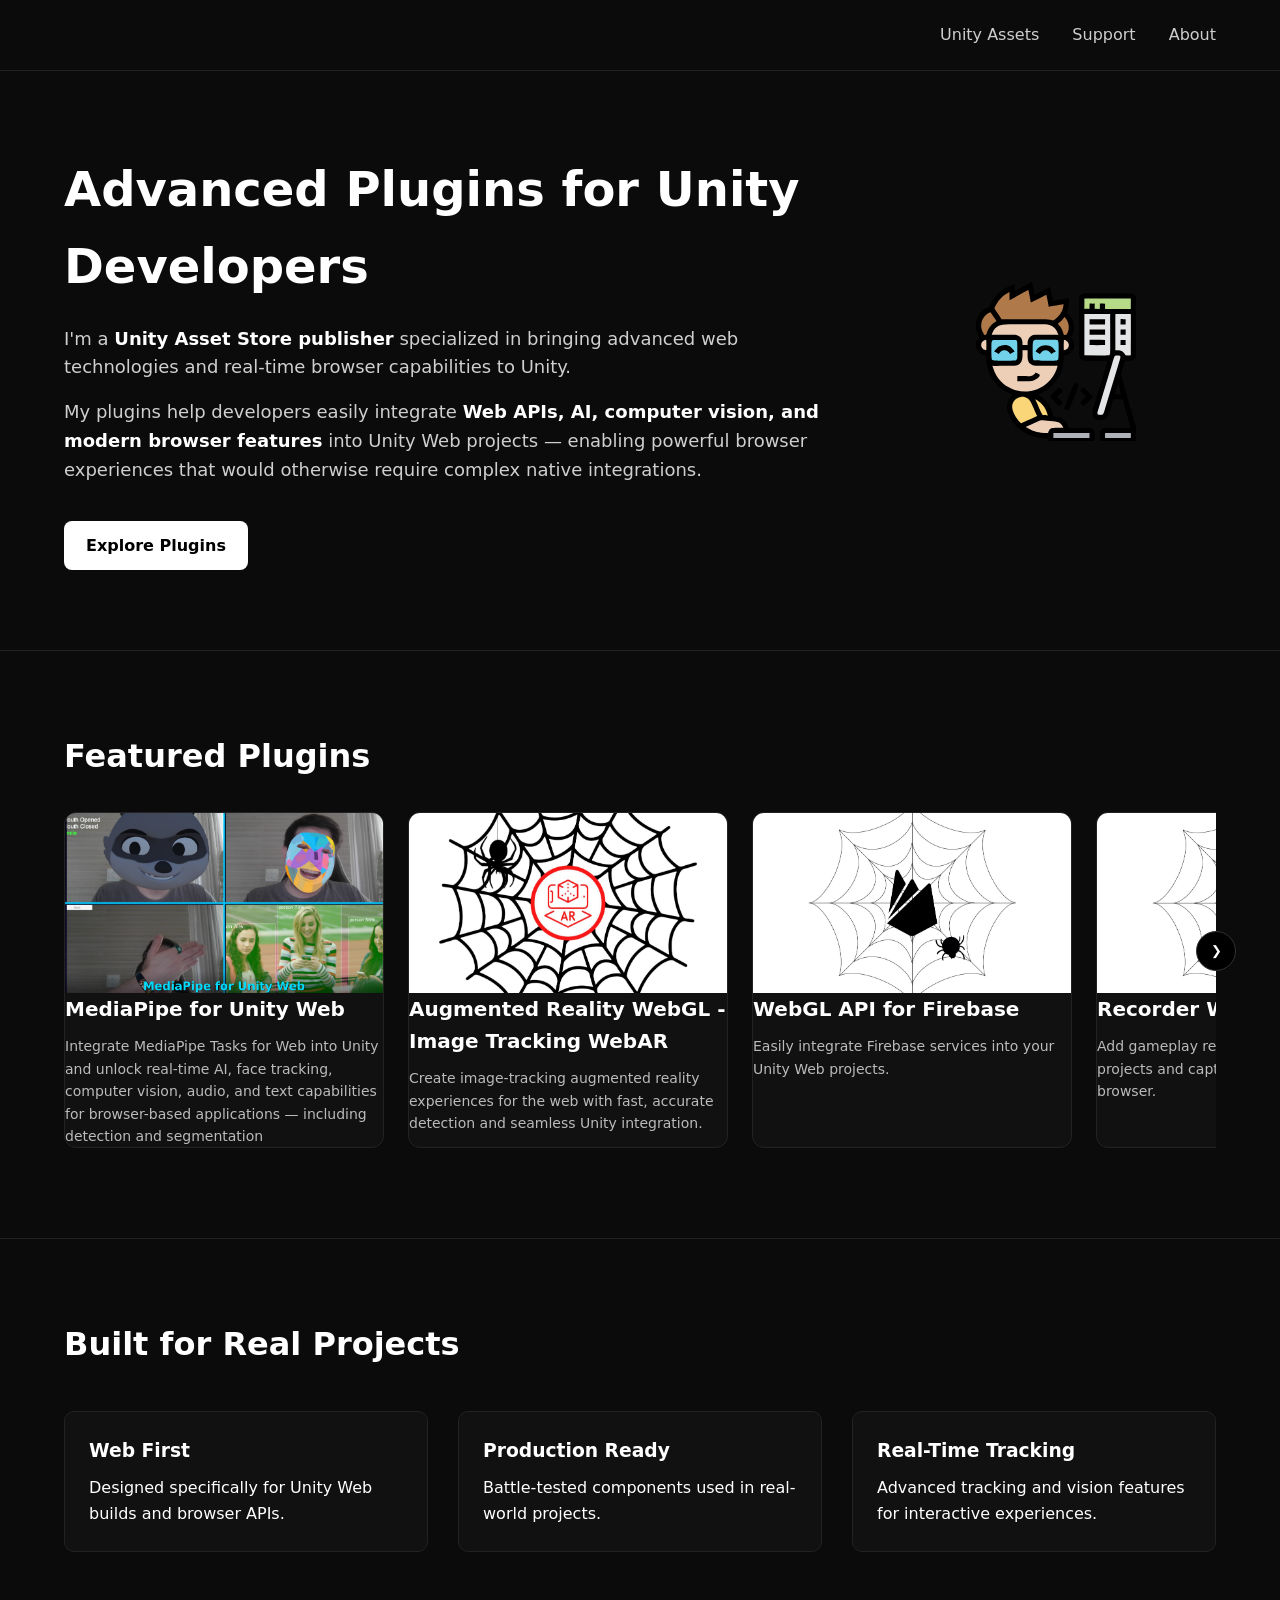
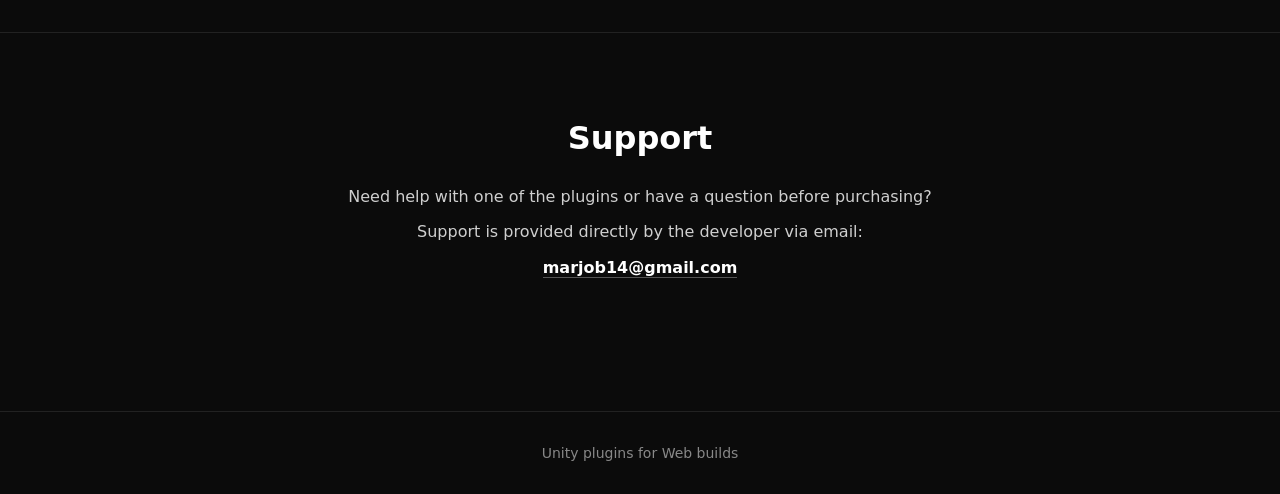
<file: index.html>
<!DOCTYPE html>
<html lang="en">
<head>
<meta charset="UTF-8">
<meta name="viewport" content="width=device-width,initial-scale=1">
<title>Marks Assets | Unity Plugins</title>
<meta name="description"
content="Advanced plugins for Unity developers. Web, AI, computer vision and browser APIs.">
<link rel="stylesheet" href="style.css">
</head>
<body>
<header>
<div class="container nav">
<nav>
<a href="#plugins">Unity Assets</a>
<a href="#support">Support</a>
<a href="about.html">About</a>
</nav>
</div>
</header>
<section class="hero">
<div class="container hero-grid">
<div>
<h1>Advanced Plugins for Unity Developers</h1>
<p>
I'm a <strong><a href="https://assetstore.unity.com/publishers/49512" target="_blank" rel="noopener">
Unity Asset Store publisher</a></strong>
specialized in bringing advanced web technologies and real-time browser capabilities to Unity.
</p>
<p>
My plugins help developers easily integrate
<strong>Web APIs, AI, computer vision, and modern browser features</strong>
into Unity Web projects — enabling powerful browser experiences that would otherwise require complex native integrations.
</p>
<a href="#plugins" class="btn">Explore Plugins</a>
</div>
<div class="hero-avatar">
<img src="avatar.svg">
</div>
</div>
</section>
<section id="plugins" class="plugins">
<div class="container">
<h2>Featured Plugins</h2>
<div class="carousel">
<button class="scroll-btn left">&#10094;</button>
<div id="pluginGrid" class="plugin-grid"></div>
<button class="scroll-btn right">&#10095;</button>
</div>
</div>
</section>
<section class="features">
<div class="container">
<h2>Built for Real Projects</h2>
<div class="feature-grid">
<div class="feature">
<h3>Web First</h3>
<p>
Designed specifically for Unity Web builds and browser APIs.
</p>
</div>
<div class="feature">
<h3>Production Ready</h3>
<p>
Battle-tested components used in real-world projects.
</p>
</div>
<div class="feature">
<h3>Real-Time Tracking</h3>
<p>
Advanced tracking and vision features for interactive experiences.
</p>
</div>
</div>
</div>
</section>
<section id="support" class="support">
<div class="container">
<h2>Support</h2>
<p>
Need help with one of the plugins or have a question before purchasing?
</p>
<p>
Support is provided directly by the developer via email:
</p>
<p>
<a href="mailto:support@marksassets.com">marjob14@gmail.com</a>
</p>
</div>
</section>
<footer>
<div class="container footer">
<p>
Unity plugins for Web builds
</p>
</div>
</footer>
<script src="script.js"></script>
</body>
</html>
</file>
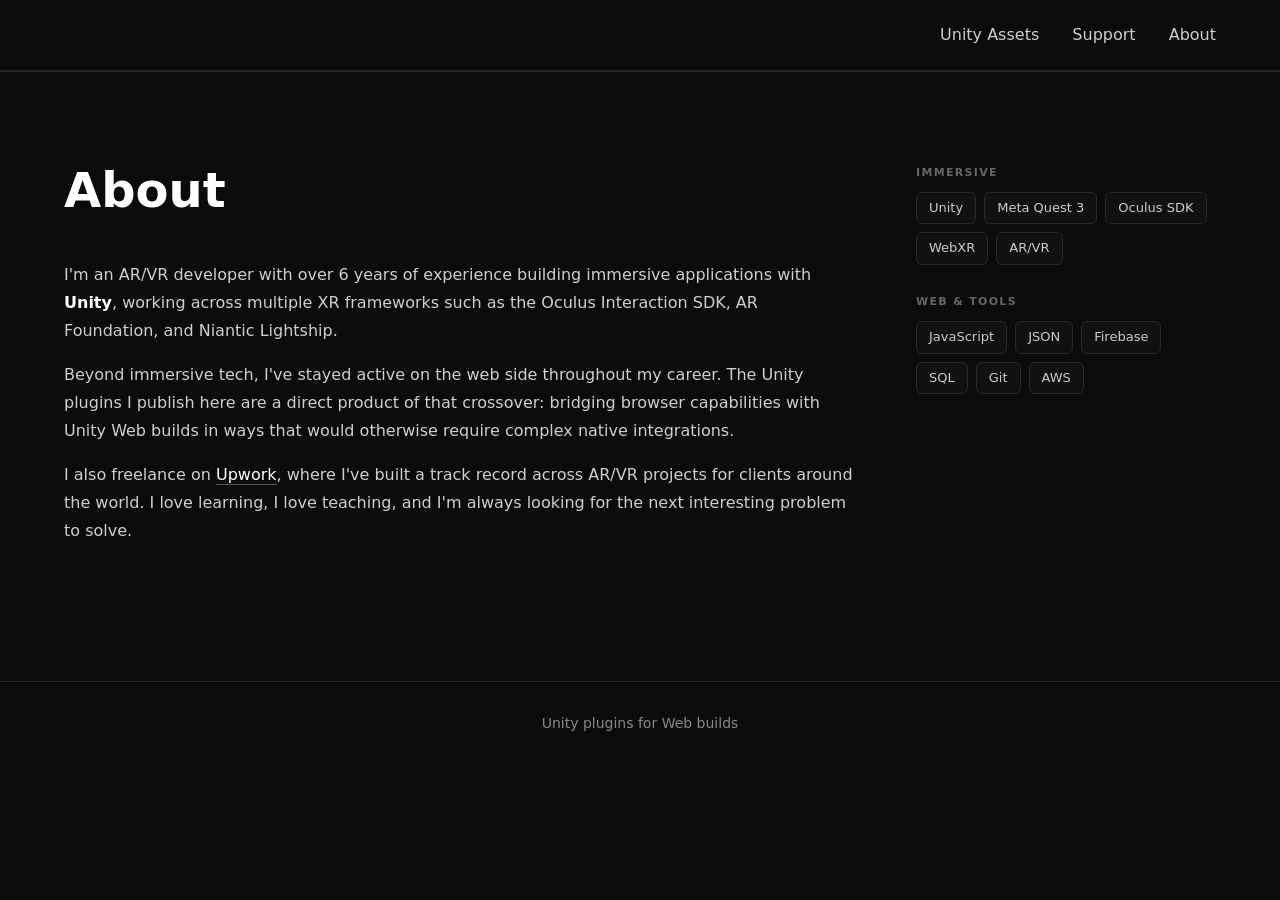
<file: about.html>
<!DOCTYPE html>
<html lang="en">
<head>
<meta charset="UTF-8">
<meta name="viewport" content="width=device-width,initial-scale=1">
<title>About | Marks Assets</title>
<meta name="description" content="AR/VR developer specialized in Unity, immersive education, and web technologies.">
<link rel="stylesheet" href="style.css">
</head>
<body>
<header>
<div class="container nav">
<nav>
<a href="index.html">Unity Assets</a>
<a href="index.html#support">Support</a>
<a href="about.html">About</a>
</nav>
</div>
</header>
<section class="about-page">
<div class="container">
<div class="about-page-grid">
<div class="about-page-text">
<h1>About</h1>
<p>
I'm an AR/VR developer with over 6 years of experience building immersive applications with <strong>Unity</strong>, working across multiple XR frameworks such as the Oculus Interaction SDK, AR Foundation, and Niantic Lightship.
</p>
<p>
Beyond immersive tech, I've stayed active on the web side throughout my career. The Unity
plugins I publish here are a direct product of that crossover: bridging browser capabilities
with Unity Web builds in ways that would otherwise require complex native integrations.
</p>
<p>
I also freelance on <a href="https://www.upwork.com/freelancers/~0186f07bf770f38696?viewMode=1" target="_blank" rel="noopener">Upwork</a>,
where I've built a track record across AR/VR projects for clients around the world. I love
learning, I love teaching, and I'm always looking for the next interesting problem to solve.
</p>
</div>
<div class="about-tags">
<div class="tag-group">
<span class="tag-label">Immersive</span>
<div class="tags">
<span>Unity</span>
<span>Meta Quest 3</span>
<span>Oculus SDK</span>
<span>WebXR</span>
<span>AR/VR</span>
</div>
</div>
<div class="tag-group">
<span class="tag-label">Web & Tools</span>
<div class="tags">
<span>JavaScript</span>
<span>JSON</span>
<span>Firebase</span>
<span>SQL</span>
<span>Git</span>
<span>AWS</span>
</div>
</div>
</div>
</div>
</div>
</section>
<footer>
<div class="container footer">
<p>Unity plugins for Web builds</p>
</div>
</footer>
</body>
</html>
</file>
<file: style.css>
*{
margin:0;
padding:0;
box-sizing:border-box;
}
body{
font-family:system-ui,-apple-system,BlinkMacSystemFont,"Segoe UI",Roboto,Ubuntu,sans-serif;
background:#0b0b0b;
color:#ffffff;
line-height:1.6;
}
a{
color:#ffffff;
text-decoration:none;
}
.container{
max-width:1200px;
margin:auto;
padding:0 24px;
}
/* HEADER */
header{
border-bottom:1px solid #222;
}
.nav{
display:flex;
justify-content:flex-end;
align-items:center;
height:70px;
}
nav a{
margin-left:28px;
font-weight:500;
opacity:0.8;
transition:opacity .2s;
}
nav a:hover{
opacity:1;
}
/* HERO */
.hero{
padding:80px 0;
}
.hero-grid{
display:grid;
grid-template-columns:1fr 320px;
gap:60px;
align-items:center;
}
.hero h1{
font-size:48px;
margin-bottom:20px;
}
.hero p{
margin-bottom:16px;
font-size:18px;
color:#cfcfcf;
}
.hero strong{
color:#fff;
}
.btn{
display:inline-block;
margin-top:20px;
background:#fff;
color:#000;
padding:12px 22px;
border-radius:8px;
font-weight:600;
transition:transform .15s,box-shadow .15s;
}
.btn:hover{
transform:translateY(-2px);
box-shadow:0 6px 18px rgba(255,255,255,0.15);
}
.hero-avatar{
display:flex;
justify-content:center;
}
.hero-avatar img{
width:160px;
height:160px;
}
/* ABOUT */
.about{
padding:80px 0;
border-top:1px solid #222;
}
.about h2{
font-size:32px;
margin-bottom:40px;
}
.about-grid{
display:grid;
grid-template-columns:1fr 300px;
gap:60px;
align-items:start;
}
.about-text p{
font-size:16px;
color:#cfcfcf;
margin-bottom:16px;
line-height:1.75;
}
.about-text strong{
color:#fff;
}
.about-text a{
color:#fff;
border-bottom:1px solid #555;
transition:border-color .2s;
}
.about-text a:hover{
border-color:#fff;
}
.about-tags{
display:flex;
flex-direction:column;
gap:28px;
}
.tag-group{
display:flex;
flex-direction:column;
gap:10px;
}
.tag-label{
font-size:11px;
font-weight:600;
letter-spacing:0.12em;
text-transform:uppercase;
color:#666;
}
.tags{
display:flex;
flex-wrap:wrap;
gap:8px;
}
.tags span{
background:#111;
border:1px solid #2a2a2a;
border-radius:6px;
padding:5px 12px;
font-size:13px;
color:#ccc;
}
/* PLUGINS */
.plugins{
padding:80px 0;
border-top:1px solid #222;
}
.plugins h2{
font-size:32px;
margin-bottom:30px;
}
/* CAROUSEL */
.carousel{
position:relative;
}
.plugin-grid{
display:flex;
gap:24px;
overflow-x:auto;
scroll-behavior:smooth;
padding-bottom:10px;
cursor: grab;
}
.plugin-grid::-webkit-scrollbar{
display:none;
}
/* CARD */
.plugin-card{
flex:0 0 320px;
background:#111;
border:1px solid #222;
border-radius:12px;
overflow:hidden;
transition:transform .2s,border .2s;
cursor:pointer;
}
.plugin-card:hover{
transform:translateY(-4px);
border:1px solid #444;
}
.plugin-card img{
width:100%;
height:180px;
object-fit:cover;
display:block;
}
.plugin-card-content{
padding:18px;
}
.plugin-card h3{
font-size:20px;
margin-bottom:10px;
}
.plugin-card p{
font-size:14px;
color:#bbb;
}
/* SCROLL BUTTONS */
.scroll-btn{
position:absolute;
top:40%;
transform:translateY(-50%);
background:#000;
border:1px solid #333;
color:#fff;
width:40px;
height:40px;
border-radius:50%;
cursor:pointer;
z-index:10;
opacity:0;
transition:opacity .2s;
}
.scroll-btn.left{
left:-20px;
}
.scroll-btn.right{
right:-20px;
}
.scroll-btn:hover{
background:#111;
}
/* FEATURES */
.features{
padding:80px 0;
border-top:1px solid #222;
}
.features h2{
font-size:32px;
margin-bottom:40px;
}
.feature-grid{
display:grid;
grid-template-columns:repeat(auto-fit,minmax(220px,1fr));
gap:30px;
}
.feature{
background:#111;
border:1px solid #222;
border-radius:10px;
padding:24px;
}
.feature h3{
margin-bottom:10px;
}
/* SUPPORT */
.support{
padding:80px 0;
border-top:1px solid #222;
text-align:center;
}
.support h2{
font-size:32px;
margin-bottom:20px;
}
.support p{
color:#cfcfcf;
margin-bottom:10px;
}
.support a{
font-weight:600;
color:#fff;
border-bottom:1px solid #555;
}
.support a:hover{
border-color:#fff;
}
/* FOOTER */
footer{
border-top:1px solid #222;
padding:30px 0;
margin-top:40px;
}
.footer{
text-align:center;
font-size:14px;
color:#888;
}
/* MOBILE */
@media(max-width:900px){
.hero-grid{
grid-template-columns:1fr;
text-align:center;
}
.hero-avatar{
margin-top:30px;
}
.about-grid{
grid-template-columns:1fr;
gap:40px;
}
.scroll-btn.left{
left:4px;
}
.scroll-btn.right{
right:4px;
}
}

/* ABOUT PAGE */
.about-page{
padding:80px 0;
border-top:1px solid #222;
}
.about-page-grid{
display:grid;
grid-template-columns:1fr 300px;
gap:60px;
align-items:start;
}
.about-page-text h1{
font-size:48px;
margin-bottom:32px;
}
.about-page-text p{
font-size:16px;
color:#cfcfcf;
margin-bottom:16px;
line-height:1.75;
}
.about-page-text strong{
color:#fff;
}
.about-page-text a{
color:#fff;
border-bottom:1px solid #555;
transition:border-color .2s;
}
.about-page-text a:hover{
border-color:#fff;
}
.about-tags{
display:flex;
flex-direction:column;
gap:28px;
padding-top:12px;
}
.tag-group{
display:flex;
flex-direction:column;
gap:10px;
}
.tag-label{
font-size:11px;
font-weight:600;
letter-spacing:0.12em;
text-transform:uppercase;
color:#666;
}
.tags{
display:flex;
flex-wrap:wrap;
gap:8px;
}
.tags span{
background:#111;
border:1px solid #2a2a2a;
border-radius:6px;
padding:5px 12px;
font-size:13px;
color:#ccc;
}
@media(max-width:900px){
.about-page-grid{
grid-template-columns:1fr;
gap:40px;
}
}
</file>
